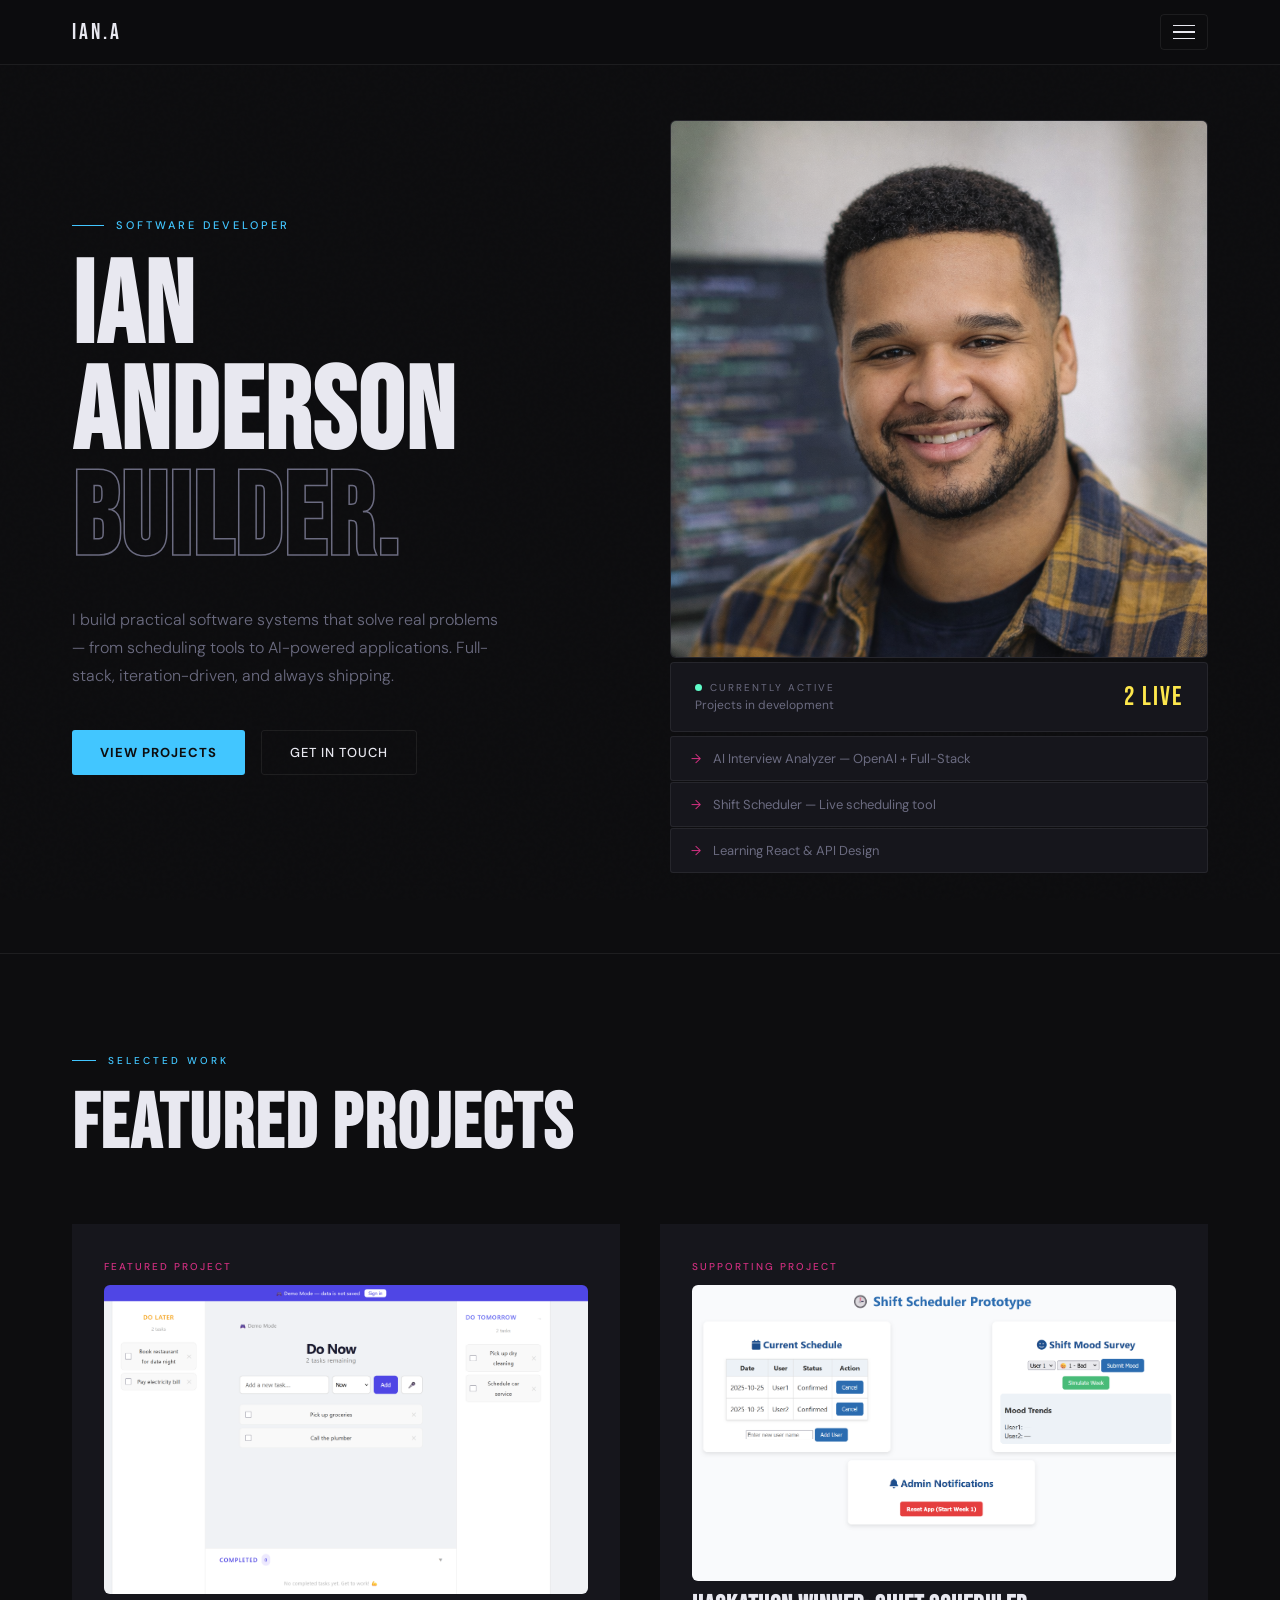
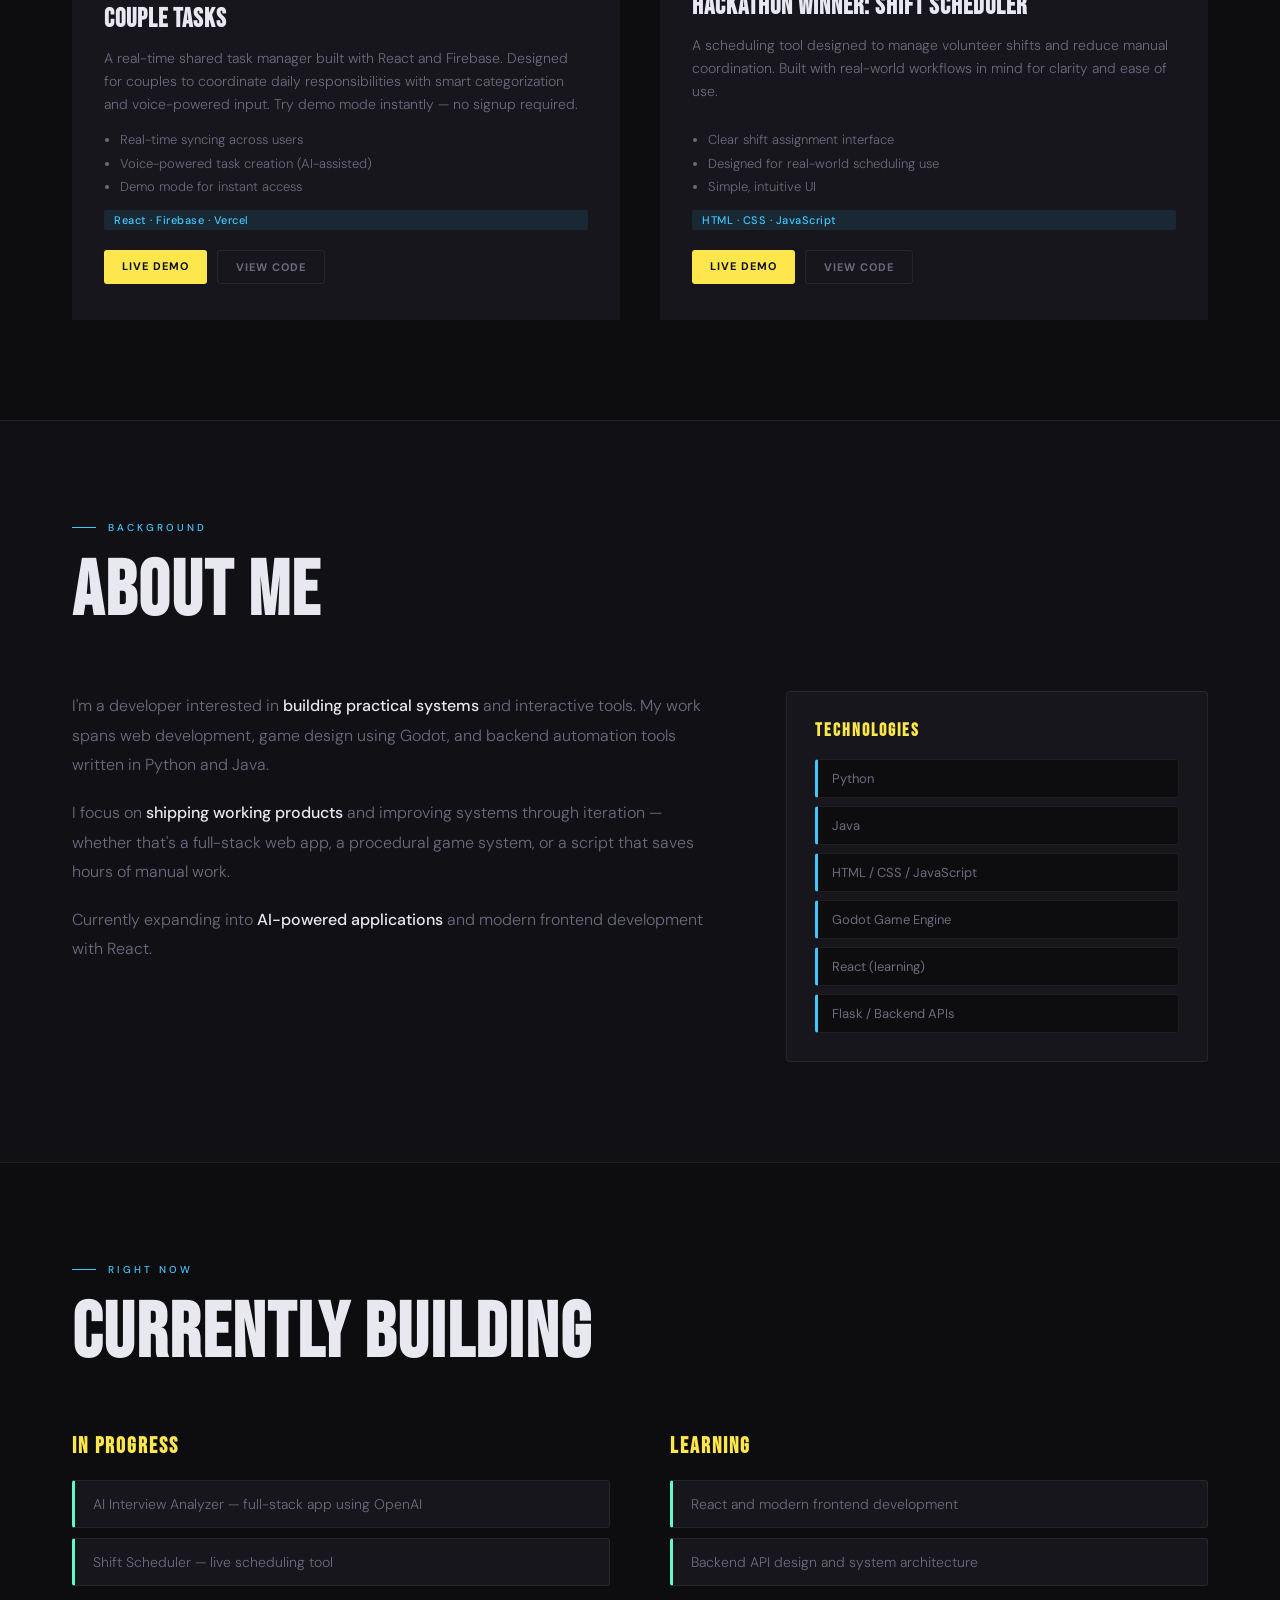
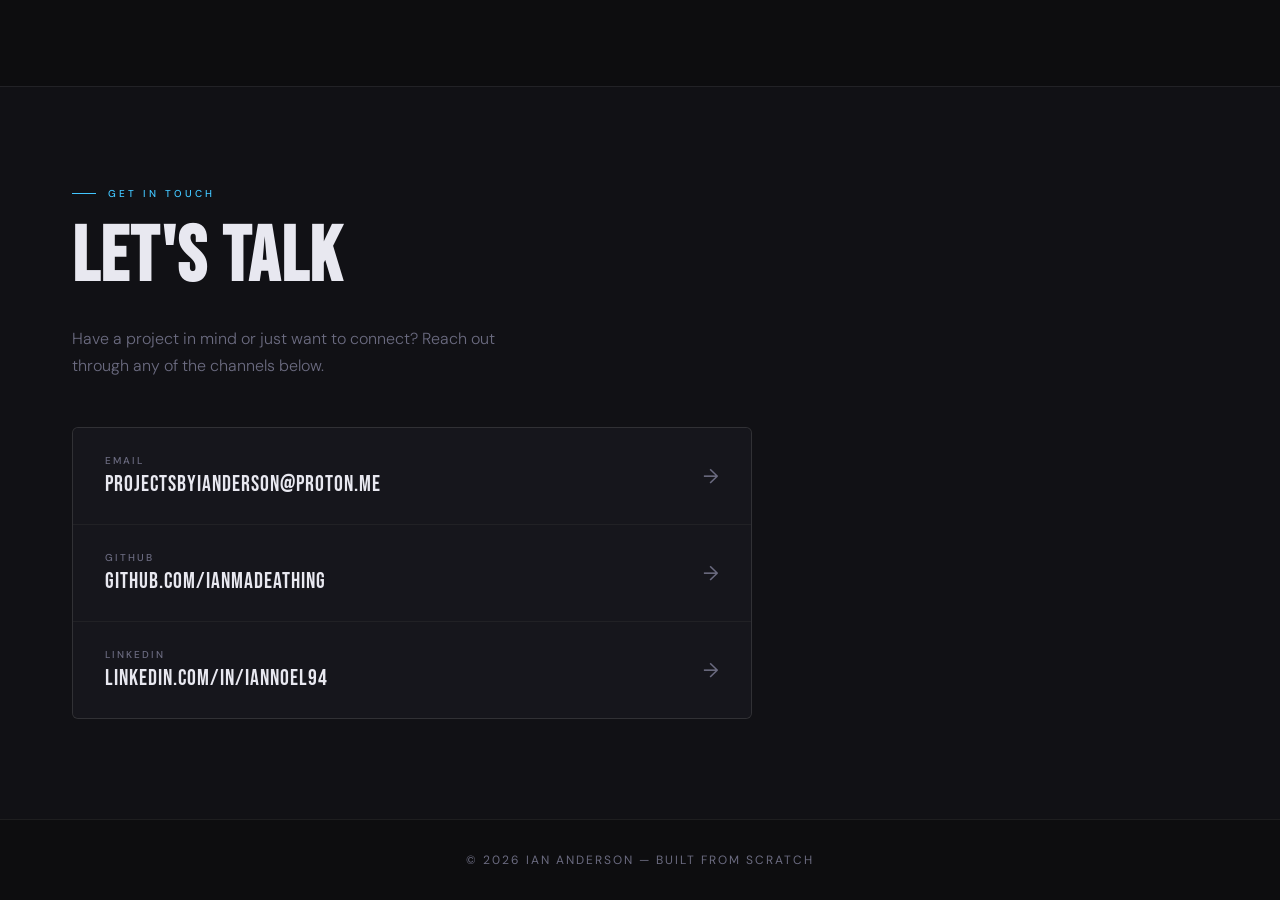
<file: index.html>
<!DOCTYPE html>
<html lang="en">
<head>
  <meta charset="UTF-8">
  <meta name="viewport" content="width=device-width, initial-scale=1.0">
  <title>Ian Anderson | Developer</title>
  <link href="https://fonts.googleapis.com/css2?family=Bebas+Neue&family=DM+Sans:ital,wght@0,300;0,400;0,500;1,300&display=swap" rel="stylesheet">
  <style>
    :root {
      --primary: #42C6FF;
      --highlight: #FDE74C;
      --secondary: #5FFCC8;
      --accent: #CF2F7F;
      --dark: #4B4A60;
      --bg: #0d0d0f;
      --bg2: #111115;
      --surface: #16161c;
      --border: rgba(255,255,255,0.07);
      --text: #e8e8f0;
      --muted: #6b6b80;
    }

    *, *::before, *::after { box-sizing: border-box; margin: 0; padding: 0; }
    html { scroll-behavior: smooth; }

    body {
      font-family: 'DM Sans', sans-serif;
      background: var(--bg);
      color: var(--text);
      min-height: 100vh;
      overflow-x: hidden;
    }

    body::before {
      content: '';
      position: fixed;
      inset: 0;
      background-image: url("data:image/svg+xml,%3Csvg viewBox='0 0 256 256' xmlns='http://www.w3.org/2000/svg'%3E%3Cfilter id='n'%3E%3CfeTurbulence type='fractalNoise' baseFrequency='0.9' numOctaves='4' stitchTiles='stitch'/%3E%3C/filter%3E%3Crect width='100%25' height='100%25' filter='url(%23n)' opacity='0.03'/%3E%3C/svg%3E");
      pointer-events: none;
      z-index: 0;
      opacity: 0.4;
    }

    /* ── NAV ── */
    header {
      position: fixed;
      top: 0;
      width: 100%;
      z-index: 200;
      border-bottom: 1px solid var(--border);
      background: rgba(13,13,15,0.9);
      backdrop-filter: blur(14px);
    }

    .navbar {
      display: flex;
      justify-content: space-between;
      align-items: center;
      max-width: 1200px;
      margin: auto;
      padding: 0 32px;
      height: 64px;
    }

    .logo {
      font-family: 'Bebas Neue', sans-serif;
      font-size: 22px;
      letter-spacing: 3px;
      color: var(--text);
      text-decoration: none;
    }

    .menu-btn {
      background: none;
      border: 1px solid var(--border);
      cursor: pointer;
      padding: 10px 12px;
      border-radius: 4px;
      display: flex;
      flex-direction: column;
      gap: 5px;
      transition: border-color 0.2s;
      z-index: 300;
      position: relative;
    }

    .menu-btn:hover { border-color: var(--primary); }

    .menu-btn span {
      display: block;
      width: 22px;
      height: 1.5px;
      background: var(--text);
      transition: transform 0.3s ease, opacity 0.3s ease, background 0.2s;
      transform-origin: center;
    }

    .menu-btn.open span:nth-child(1) { transform: translateY(6.5px) rotate(45deg); background: var(--primary); }
    .menu-btn.open span:nth-child(2) { opacity: 0; }
    .menu-btn.open span:nth-child(3) { transform: translateY(-6.5px) rotate(-45deg); background: var(--primary); }

    .nav-overlay {
      position: fixed;
      inset: 0;
      background: rgba(13,13,15,0.97);
      backdrop-filter: blur(20px);
      z-index: 150;
      display: flex;
      align-items: center;
      justify-content: center;
      opacity: 0;
      pointer-events: none;
      transition: opacity 0.35s ease;
    }

    .nav-overlay.open { opacity: 1; pointer-events: all; }

    .nav-menu {
      display: flex;
      flex-direction: column;
      align-items: center;
      gap: 4px;
      list-style: none;
    }

    .nav-menu li { overflow: hidden; }

    .nav-menu a {
      display: block;
      font-family: 'Bebas Neue', sans-serif;
      font-size: clamp(52px, 9vw, 90px);
      letter-spacing: 4px;
      color: var(--muted);
      text-decoration: none;
      transition: color 0.2s, transform 0.2s;
      transform: translateY(110%);
      opacity: 0;
      line-height: 1.05;
    }

    .nav-overlay.open .nav-menu a {
      transform: translateY(0);
      opacity: 1;
      transition: color 0.2s, transform 0.5s cubic-bezier(0.16,1,0.3,1), opacity 0.5s ease;
    }

    .nav-overlay.open .nav-menu li:nth-child(1) a { transition-delay: 0.05s; }
    .nav-overlay.open .nav-menu li:nth-child(2) a { transition-delay: 0.1s; }
    .nav-overlay.open .nav-menu li:nth-child(3) a { transition-delay: 0.15s; }
    .nav-overlay.open .nav-menu li:nth-child(4) a { transition-delay: 0.2s; }

    .nav-menu a:hover { color: var(--text); transform: translateX(10px); }

    .nav-menu a .nav-num {
      color: var(--accent);
      font-size: 0.42em;
      vertical-align: super;
      margin-right: 6px;
      font-family: 'DM Sans', sans-serif;
      letter-spacing: 1px;
    }

    .nav-overlay-footer {
      position: absolute;
      bottom: 40px;
      font-size: 11px;
      letter-spacing: 3px;
      text-transform: uppercase;
      color: var(--muted);
    }

    /* ── HERO ── */
    #home {
      min-height: 100vh;
      display: grid;
      grid-template-columns: 1fr 1fr;
      align-items: center;
      max-width: 1200px;
      margin: auto;
      padding: 120px 32px 80px;
      gap: 60px;
      position: relative;
      z-index: 1;
    }

    .hero-left { position: relative; }

    .hero-eyebrow {
      font-size: 11px;
      letter-spacing: 3px;
      text-transform: uppercase;
      color: var(--primary);
      font-weight: 500;
      margin-bottom: 24px;
      display: flex;
      align-items: center;
      gap: 12px;
    }

    .hero-eyebrow::before { content: ''; display: block; width: 32px; height: 1px; background: var(--primary); }

    #home h1 {
      font-family: 'Bebas Neue', sans-serif;
      font-size: clamp(72px, 9vw, 130px);
      line-height: 0.92;
      letter-spacing: 2px;
      color: var(--text);
    }

    #home h1 .name-line { display: block; }
    #home h1 .role-line { display: block; color: transparent; -webkit-text-stroke: 1.5px var(--muted); }

    .hero-desc {
      margin-top: 32px;
      font-size: 16px;
      line-height: 1.75;
      color: var(--muted);
      max-width: 440px;
      font-weight: 300;
    }

    .hero-actions { display: flex; gap: 16px; margin-top: 40px; flex-wrap: wrap; }

    .btn-primary {
      display: inline-block;
      padding: 14px 28px;
      background: var(--primary);
      color: #0d0d0f;
      text-decoration: none;
      font-weight: 700;
      font-size: 13px;
      letter-spacing: 1px;
      text-transform: uppercase;
      border-radius: 3px;
      transition: background 0.2s, transform 0.2s;
      cursor: pointer;
    }

    .btn-primary:hover { background: var(--secondary); transform: translateY(-2px); }

    .btn-ghost {
      display: inline-block;
      padding: 13px 28px;
      border: 1px solid var(--border);
      color: var(--text);
      text-decoration: none;
      font-weight: 500;
      font-size: 13px;
      letter-spacing: 1px;
      text-transform: uppercase;
      border-radius: 3px;
      transition: border-color 0.2s, color 0.2s;
      cursor: pointer;
    }

    .btn-ghost:hover { border-color: var(--primary); color: var(--primary); }

    .hero-right { display: flex; flex-direction: column; gap: 2px; }

    .photo-block {
      background: var(--surface);
      border: 1px solid var(--border);
      border-radius: 6px;
      overflow: hidden;
      margin-bottom: 2px;
      aspect-ratio: 1/1;
      position: relative;
    }

    .photo-placeholder {
      width: 100%;
      height: 100%;
      display: flex;
      flex-direction: column;
      align-items: center;
      justify-content: center;
      gap: 14px;
      background: linear-gradient(135deg, #16161c 0%, #1a1a24 100%);
      color: var(--muted);
      position: absolute;
      inset: 0;
    }

    .photo-placeholder svg { opacity: 0.25; }
    .photo-placeholder p { font-size: 11px; letter-spacing: 2px; text-transform: uppercase; opacity: 0.35; }

    .photo-block img {
      width: 100%;
      height: 100%;
      object-fit: cover;
      object-position: top center;
      display: block;
    }

    .hero-stat-block {
      background: var(--surface);
      border: 1px solid var(--border);
      border-radius: 4px;
      padding: 18px 24px;
      margin-bottom: 2px;
      display: flex;
      justify-content: space-between;
      align-items: center;
    }

    .hero-stat-label { font-size: 10px; letter-spacing: 2px; text-transform: uppercase; color: var(--muted); }

    .hero-stat-value {
      font-family: 'Bebas Neue', sans-serif;
      font-size: 26px;
      letter-spacing: 2px;
      color: var(--highlight);
    }

    .status-dot {
      display: inline-block;
      width: 7px;
      height: 7px;
      border-radius: 50%;
      background: var(--secondary);
      margin-right: 8px;
      animation: pulse 2s infinite;
    }

    @keyframes pulse { 0%, 100% { opacity: 1; } 50% { opacity: 0.3; } }

    .hero-building-list { list-style: none; display: flex; flex-direction: column; gap: 1px; }

    .hero-building-list li {
      background: var(--surface);
      border: 1px solid var(--border);
      padding: 13px 20px;
      font-size: 13px;
      color: var(--muted);
      display: flex;
      align-items: center;
      gap: 12px;
      transition: background 0.2s, color 0.2s;
      border-radius: 3px;
    }

    .hero-building-list li:hover { background: #1e1e26; color: var(--text); }
    .hero-building-list li::before { content: '→'; color: var(--accent); flex-shrink: 0; }

    /* ── SECTIONS ── */
    .section-wrap {
      max-width: 1200px;
      margin: auto;
      padding: 100px 32px;
      position: relative;
      z-index: 1;
    }

    .section-label {
      font-size: 10px;
      letter-spacing: 3px;
      text-transform: uppercase;
      color: var(--primary);
      font-weight: 500;
      display: flex;
      align-items: center;
      gap: 12px;
      margin-bottom: 20px;
    }

    .section-label::before { content: ''; display: block; width: 24px; height: 1px; background: var(--primary); }

    .section-title {
      font-family: 'Bebas Neue', sans-serif;
      font-size: clamp(48px, 6vw, 80px);
      letter-spacing: 2px;
      color: var(--text);
      line-height: 1;
      margin-bottom: 60px;
    }

    /* ── PROJECTS ── */
    #projects { border-top: 1px solid var(--border); }

   .project-grid {
  display: grid;
  grid-template-columns: 1fr 1fr;
  gap: 40px;
}

@media (max-width: 900px) {
  .project-grid {
    grid-template-columns: 1fr;
  }
}

    .project-card {
      background: var(--surface);
      padding: 36px 32px;
      display: flex;
      flex-direction: column;
      gap: 12px;
      transition: background 0.25s;
    }

    .project-card:hover { background: #1c1c24; }

    .project-card-tag { font-size: 10px; letter-spacing: 2px; text-transform: uppercase; color: var(--accent); font-weight: 500; }

    .project-card h3 { font-family: 'Bebas Neue', sans-serif; font-size: 26px; letter-spacing: 1px; color: var(--text); line-height: 1.1; }

    .project-card p { font-size: 14px; line-height: 1.65; color: var(--muted); font-weight: 300; flex: 1; }

    .project-card ul { padding-left: 16px; font-size: 13px; color: var(--muted); line-height: 1.8; font-weight: 300; }

    .tech-tag {
      display: inline-block;
      font-size: 11px;
      padding: 3px 10px;
      background: rgba(66,198,255,0.1);
      color: var(--primary);
      border-radius: 2px;
      font-weight: 500;
      letter-spacing: 0.5px;
    }

    .card-actions { display: flex; gap: 10px; margin-top: 8px; flex-wrap: wrap; }

    .card-btn { display: inline-block; padding: 9px 18px; font-size: 11px; font-weight: 700; letter-spacing: 1px; text-transform: uppercase; text-decoration: none; border-radius: 3px; transition: all 0.2s; }
    .card-btn-solid { background: var(--highlight); color: #0d0d0f; }
    .card-btn-solid:hover { background: var(--primary); }
    .card-btn-outline { border: 1px solid var(--border); color: var(--muted); }
    .card-btn-outline:hover { border-color: var(--primary); color: var(--primary); }

    /* ── ABOUT ── */
    #about { border-top: 1px solid var(--border); background: var(--bg2); }

    .about-grid { display: grid; grid-template-columns: 1.2fr 0.8fr; gap: 80px; align-items: start; }

    .about-bio p { font-size: 16px; line-height: 1.85; color: var(--muted); font-weight: 300; margin-bottom: 18px; }
    .about-bio p strong { color: var(--text); font-weight: 500; }

    .sidebar-block { background: var(--surface); border: 1px solid var(--border); padding: 28px; border-radius: 4px; }

    .sidebar-block h3 { font-family: 'Bebas Neue', sans-serif; font-size: 18px; letter-spacing: 2px; color: var(--highlight); margin-bottom: 18px; }

    .tech-list { list-style: none; display: flex; flex-direction: column; gap: 8px; }

    .tech-list li { font-size: 13px; color: var(--muted); padding: 10px 14px; background: var(--bg); border: 1px solid var(--border); border-left: 3px solid var(--primary); border-radius: 3px; transition: color 0.2s; }
    .tech-list li:hover { color: var(--text); }

    /* ── BUILDING ── */
    #building { border-top: 1px solid var(--border); }

    .current-grid { display: grid; grid-template-columns: 1fr 1fr; gap: 60px; }

    .current-col h3 { font-family: 'Bebas Neue', sans-serif; font-size: 22px; letter-spacing: 2px; color: var(--highlight); margin-bottom: 20px; }

    .current-col ul { list-style: none; display: flex; flex-direction: column; gap: 10px; }

    .current-col ul li { font-size: 14px; color: var(--muted); padding: 14px 18px; background: var(--surface); border: 1px solid var(--border); border-left: 3px solid var(--secondary); border-radius: 3px; font-weight: 300; }

    /* ── CONTACT ── */
    #contact { border-top: 1px solid var(--border); background: var(--bg2); }

    .contact-sub { font-size: 16px; color: var(--muted); font-weight: 300; line-height: 1.7; max-width: 480px; margin-bottom: 48px; margin-top: -32px; }

    .contact-links { display: flex; flex-direction: column; gap: 1px; background: var(--border); border: 1px solid var(--border); border-radius: 6px; overflow: hidden; max-width: 680px; }

    .contact-row { background: var(--surface); padding: 26px 32px; display: flex; justify-content: space-between; align-items: center; text-decoration: none; color: inherit; transition: background 0.25s; }
    .contact-row:hover { background: #1c1c24; }

    .contact-row-left { display: flex; flex-direction: column; gap: 4px; }
    .contact-platform { font-size: 10px; letter-spacing: 2px; text-transform: uppercase; color: var(--muted); font-weight: 500; }
    .contact-value { font-family: 'Bebas Neue', sans-serif; font-size: 22px; letter-spacing: 1px; color: var(--text); }
    .contact-arrow { font-size: 20px; color: var(--muted); transition: color 0.2s, transform 0.2s; }
    .contact-row:hover .contact-arrow { color: var(--primary); transform: translateX(4px); }

    /* ── FOOTER ── */
    footer { border-top: 1px solid var(--border); padding: 32px; text-align: center; font-size: 12px; letter-spacing: 2px; text-transform: uppercase; color: var(--muted); position: relative; z-index: 1; }

    /* ── SCROLL REVEAL ── */
    .reveal { opacity: 0; transform: translateY(24px); transition: opacity 0.65s ease, transform 0.65s ease; }
    .reveal.visible { opacity: 1; transform: translateY(0); }

    /* ── HERO FADE-UPS ── */
    .fade-up { opacity: 0; transform: translateY(30px); animation: fadeUp 0.7s ease forwards; }
    @keyframes fadeUp { to { opacity: 1; transform: translateY(0); } }
    .delay-1 { animation-delay: 0.1s; }
    .delay-2 { animation-delay: 0.25s; }
    .delay-3 { animation-delay: 0.4s; }

    /* ── RESPONSIVE ── */
    @media (max-width: 768px) {
      #home { grid-template-columns: 1fr; min-height: auto; padding-top: 90px; gap: 40px; }
      .about-grid { grid-template-columns: 1fr; gap: 40px; }
      .current-grid { grid-template-columns: 1fr; gap: 32px; }
      .navbar { padding: 0 20px; }
      .section-wrap { padding: 60px 20px; }
      .nav-menu a { font-size: clamp(40px, 10vw, 68px); }
    }
    .project-card img {
  transition: transform 0.4s ease;
  width: 100%;
  display: block;
}

.project-card:hover img {
  transform: scale(1.05);
}

/* ensures zoom stays inside card */
.project-img-wrapper {
  overflow: hidden;
  border-radius: 6px;
}
  </style>
</head>
<body>

<!-- ── FULLSCREEN NAV OVERLAY ── -->
<div class="nav-overlay" id="navOverlay">
  <ul class="nav-menu">
    <li><a href="#home" class="scroll-link"><span class="nav-num">01</span>Home</a></li>
    <li><a href="#projects" class="scroll-link"><span class="nav-num">02</span>Projects</a></li>
    <li><a href="#about" class="scroll-link"><span class="nav-num">03</span>About</a></li>
    <li><a href="#contact" class="scroll-link"><span class="nav-num">04</span>Contact</a></li>
  </ul>
  <p class="nav-overlay-footer">Ian Anderson · Developer · 2026</p>
</div>

<!-- ── HEADER ── -->
<header>
  <nav class="navbar">
    <a href="#home" class="logo scroll-link">Ian.A</a>
    <button class="menu-btn" id="menuBtn" aria-label="Toggle menu">
      <span></span><span></span><span></span>
    </button>
  </nav>
</header>

<!-- ── HERO ── -->
<section id="home">
  <div class="hero-left">
    <p class="hero-eyebrow fade-up">Software Developer</p>
    <h1 class="fade-up delay-1">
      <span class="name-line">Ian</span>
      <span class="name-line">Anderson</span>
      <span class="role-line">Builder.</span>
    </h1>
    <p class="hero-desc fade-up delay-2">
      I build practical software systems that solve real problems — from scheduling tools to AI-powered applications. Full-stack, iteration-driven, and always shipping.
    </p>
    <div class="hero-actions fade-up delay-3">
      <a href="#projects" class="btn-primary scroll-link">View Projects</a>
      <a href="#contact" class="btn-ghost scroll-link">Get In Touch</a>
    </div>
  </div>

  <div class="hero-right fade-up delay-2">

    <!-- PHOTO: replace .photo-placeholder div with <img src="your-photo.jpg" alt="Ian Anderson"> when ready -->
    <div class="photo-block">
      <img src="me.png" alt="Ian Anderson">
    </div>

    <div class="hero-stat-block">
      <div>
        <p class="hero-stat-label"><span class="status-dot"></span>Currently Active</p>
        <p style="font-size:12px;color:var(--muted);margin-top:3px;">Projects in development</p>
      </div>
      <p class="hero-stat-value">2 Live</p>
    </div>

    <ul class="hero-building-list">
      <li>AI Interview Analyzer — OpenAI + Full-Stack</li>
      <li>Shift Scheduler — Live scheduling tool</li>
      <li>Learning React & API Design</li>
    </ul>
  </div>
</section>

<!-- ── PROJECTS ── -->
<section id="projects">
  <div class="section-wrap reveal">
    <p class="section-label">Selected Work</p>
    <h2 class="section-title">Featured Projects</h2>
    <div class="project-grid">

  <!-- COUPLE TASKS -->
  <div class="project-card">
    <span class="project-card-tag">Featured Project</span>

    <div class="project-img-wrapper">
      <img src="app-screenshot.png" alt="Couple Tasks Screenshot">
    </div>

    <h3>Couple Tasks</h3>

    <p>
      A real-time shared task manager built with React and Firebase. Designed for couples to coordinate daily responsibilities with smart categorization and voice-powered input. Try demo mode instantly — no signup required.
    </p>

    <ul>
      <li>Real-time syncing across users</li>
      <li>Voice-powered task creation (AI-assisted)</li>
      <li>Demo mode for instant access</li>
    </ul>

    <span class="tech-tag">React · Firebase · Vercel</span>

    <div class="card-actions">
      <a href="https://couple-tasks-c25jm56wy-ianmadeathings-projects.vercel.app/"
         target="_blank"
         class="card-btn card-btn-solid">
         Live Demo
      </a>

      <a href="https://github.com/ianmadeathing/couple-tasks"
         target="_blank"
         class="card-btn card-btn-outline">
         View Code
      </a>
    </div>
  </div>

  <!-- SHIFT SCHEDULER -->
  <div class="project-card">
    <span class="project-card-tag">Supporting Project</span>

    <div class="project-img-wrapper">
      <img src="app-screenshot-2.png" alt="Shift Scheduler Screenshot">
    </div>

    <h3>Hackathon Winner: Shift Scheduler</h3>

    <p>
      A scheduling tool designed to manage volunteer shifts and reduce manual coordination. Built with real-world workflows in mind for clarity and ease of use.
    </p>

    <ul>
      <li>Clear shift assignment interface</li>
      <li>Designed for real-world scheduling use</li>
      <li>Simple, intuitive UI</li>
    </ul>

    <span class="tech-tag">HTML · CSS · JavaScript</span>

    <div class="card-actions">
      <a href="https://bbvgta.github.io/shift-scheduler-demo/index.html"
         target="_blank"
         class="card-btn card-btn-solid">
         Live Demo
      </a>

      <a href="https://github.com/ianmadeathing"
         target="_blank"
         class="card-btn card-btn-outline">
         View Code
      </a>
    </div>
  </div>

</div>
</section>

<!-- ── ABOUT ── -->
<section id="about">
  <div class="section-wrap reveal">
    <p class="section-label">Background</p>
    <h2 class="section-title">About Me</h2>
    <div class="about-grid">
      <div class="about-bio">
        <p>I'm a developer interested in <strong>building practical systems</strong> and interactive tools. My work spans web development, game design using Godot, and backend automation tools written in Python and Java.</p>
        <p>I focus on <strong>shipping working products</strong> and improving systems through iteration — whether that's a full-stack web app, a procedural game system, or a script that saves hours of manual work.</p>
        <p>Currently expanding into <strong>AI-powered applications</strong> and modern frontend development with React.</p>
      </div>
      <div>
        <div class="sidebar-block">
          <h3>Technologies</h3>
          <ul class="tech-list">
            <li>Python</li>
            <li>Java</li>
            <li>HTML / CSS / JavaScript</li>
            <li>Godot Game Engine</li>
            <li>React (learning)</li>
            <li>Flask / Backend APIs</li>
          </ul>
        </div>
      </div>
    </div>
  </div>
</section>

<!-- ── CURRENTLY BUILDING ── -->
<section id="building">
  <div class="section-wrap reveal">
    <p class="section-label">Right Now</p>
    <h2 class="section-title">Currently Building</h2>
    <div class="current-grid">
      <div class="current-col">
        <h3>In Progress</h3>
        <ul>
          <li>AI Interview Analyzer — full-stack app using OpenAI</li>
          <li>Shift Scheduler — live scheduling tool</li>
        </ul>
      </div>
      <div class="current-col">
        <h3>Learning</h3>
        <ul>
          <li>React and modern frontend development</li>
          <li>Backend API design and system architecture</li>
        </ul>
      </div>
    </div>
  </div>
</section>

<!-- ── CONTACT ── -->
<section id="contact">
  <div class="section-wrap reveal">
    <p class="section-label">Get In Touch</p>
    <h2 class="section-title">Let's Talk</h2>
    <p class="contact-sub">Have a project in mind or just want to connect? Reach out through any of the channels below.</p>
    <div class="contact-links">
      <a href="mailto:projectsbyianderson@proton.me" class="contact-row">
        <div class="contact-row-left">
          <span class="contact-platform">Email</span>
          <span class="contact-value">projectsbyianderson@proton.me</span>
        </div>
        <span class="contact-arrow">→</span>
      </a>
      <a href="https://github.com/ianmadeathing" target="_blank" class="contact-row">
        <div class="contact-row-left">
          <span class="contact-platform">GitHub</span>
          <span class="contact-value">github.com/ianmadeathing</span>
        </div>
        <span class="contact-arrow">→</span>
      </a>
      <a href="https://www.linkedin.com/in/iannoel94/" target="_blank" class="contact-row">
        <div class="contact-row-left">
          <span class="contact-platform">LinkedIn</span>
          <span class="contact-value">linkedin.com/in/iannoel94</span>
        </div>
        <span class="contact-arrow">→</span>
      </a>
    </div>
  </div>
</section>

<footer>
  <p>© 2026 Ian Anderson — Built from scratch</p>
</footer>

<script>
  const menuBtn = document.getElementById('menuBtn');
  const navOverlay = document.getElementById('navOverlay');

  menuBtn.addEventListener('click', () => {
    const isOpen = navOverlay.classList.toggle('open');
    menuBtn.classList.toggle('open', isOpen);
    document.body.style.overflow = isOpen ? 'hidden' : '';
  });

  document.querySelectorAll('.scroll-link').forEach(link => {
    link.addEventListener('click', e => {
      const href = link.getAttribute('href');
      if (href && href.startsWith('#')) {
        e.preventDefault();
        const target = document.querySelector(href);
        if (!target) return;
        navOverlay.classList.remove('open');
        menuBtn.classList.remove('open');
        document.body.style.overflow = '';
        setTimeout(() => target.scrollIntoView({ behavior: 'smooth' }), 300);
      }
    });
  });

  const ro = new IntersectionObserver(entries => {
    entries.forEach(e => {
      if (e.isIntersecting) { e.target.classList.add('visible'); ro.unobserve(e.target); }
    });
  }, { threshold: 0.08 });

  document.querySelectorAll('.reveal').forEach(el => ro.observe(el));
</script>

</body>
</html>
</file>
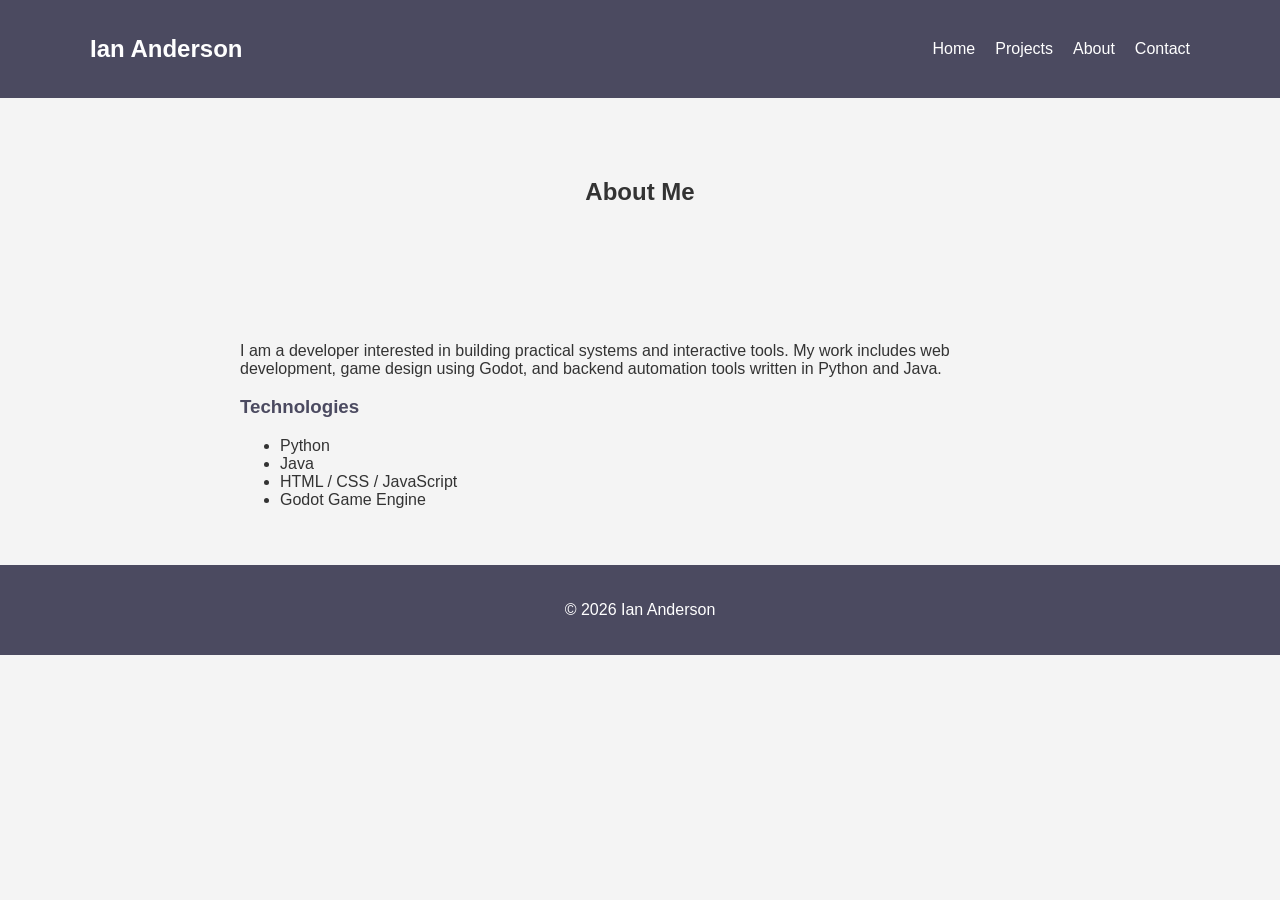
<file: about.html>
<!DOCTYPE html>
<html lang="en">

<head>

<meta charset="UTF-8">
<meta name="viewport" content="width=device-width, initial-scale=1.0">

<title>About | Ian Anderson</title>

<link rel="stylesheet" href="css/styles.css">

</head>

<body>

<header>

<nav class="navbar">

<h1 class="logo">Ian Anderson</h1>

<ul class="nav-links">

<li><a href="index.html">Home</a></li>
<li><a href="projects.html">Projects</a></li>
<li><a href="about.html">About</a></li>
<li><a href="contact.html">Contact</a></li>

</ul>

</nav>

</header>


<section class="page-header">

<h1>About Me</h1>

</section>


<section class="about">

<p>

I am a developer interested in building practical systems and interactive tools.
My work includes web development, game design using Godot, and backend
automation tools written in Python and Java.

</p>


<h3>Technologies</h3>

<ul>

<li>Python</li>
<li>Java</li>
<li>HTML / CSS / JavaScript</li>
<li>Godot Game Engine</li>

</ul>

</section>


<footer>

<p>© 2026 Ian Anderson</p>

</footer>

</body>

</html>
</file>
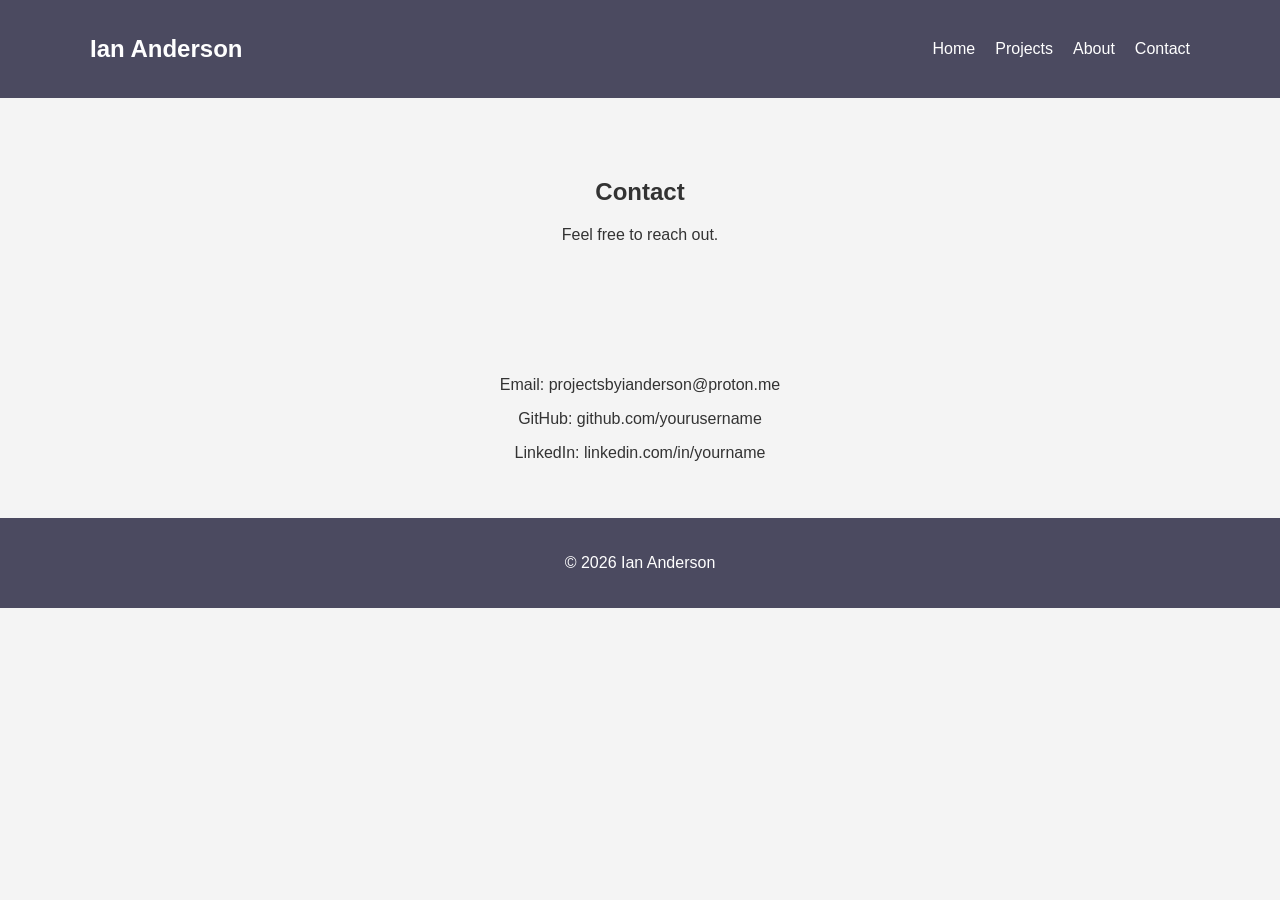
<file: contact.html>
<!DOCTYPE html>
<html lang="en">

<head>

<meta charset="UTF-8">
<meta name="viewport" content="width=device-width, initial-scale=1.0">

<title>Contact | Ian Anderson</title>

<link rel="stylesheet" href="css/styles.css">

</head>

<body>

<header>

<nav class="navbar">

<h1 class="logo">Ian Anderson</h1>

<ul class="nav-links">

<li><a href="index.html">Home</a></li>
<li><a href="projects.html">Projects</a></li>
<li><a href="about.html">About</a></li>
<li><a href="contact.html">Contact</a></li>

</ul>

</nav>

</header>


<section class="page-header">

<h1>Contact</h1>

<p>Feel free to reach out.</p>

</section>


<section class="contact">

<p>Email: projectsbyianderson@proton.me</p>

<p>GitHub: github.com/yourusername</p>

<p>LinkedIn: linkedin.com/in/yourname</p>

</section>


<footer>

<p>© 2026 Ian Anderson</p>

</footer>

</body>

</html>
</file>
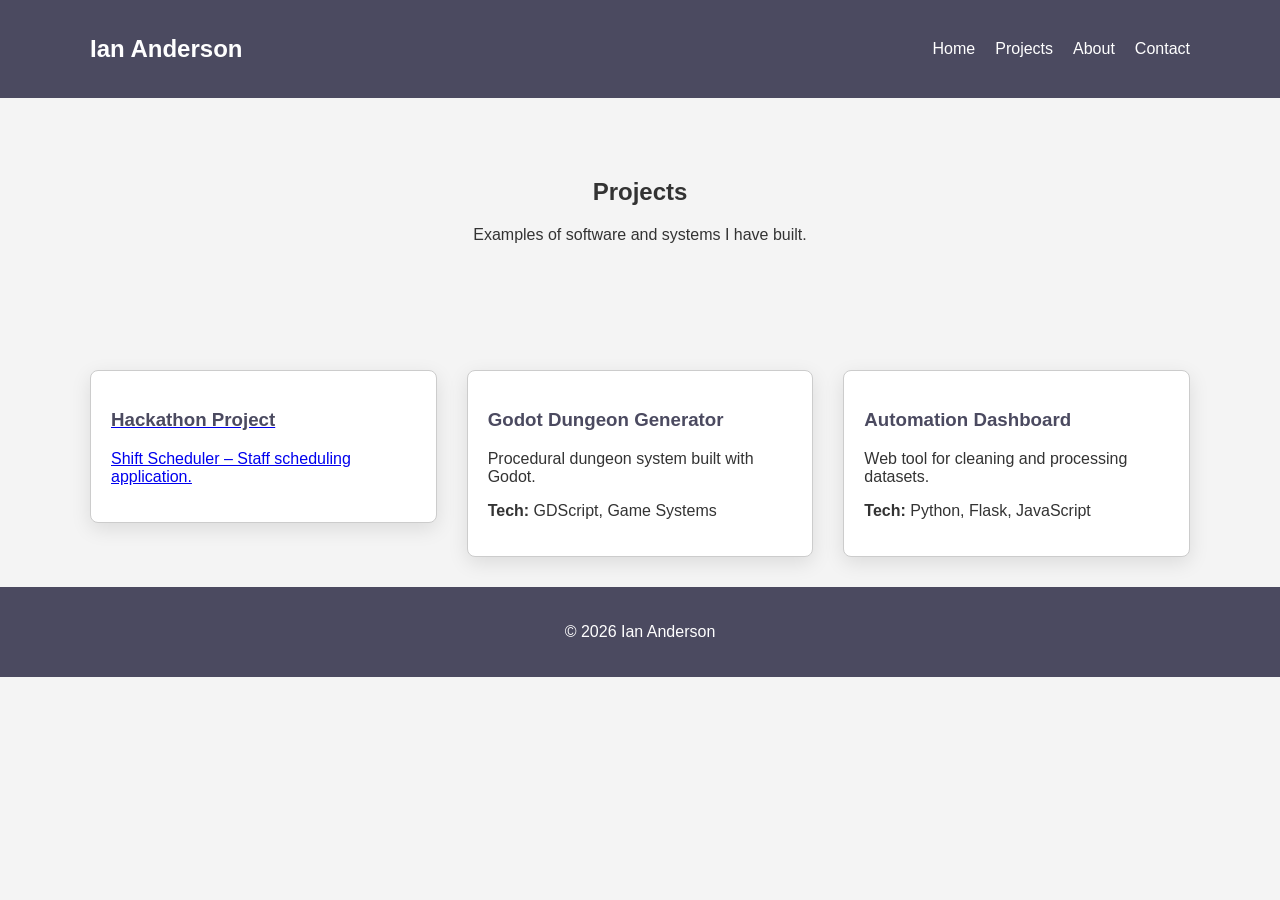
<file: projects.html>
<!DOCTYPE html>
<html lang="en">

<head>

<meta charset="UTF-8">
<meta name="viewport" content="width=device-width, initial-scale=1.0">

<title>Projects | Ian Anderson</title>

<link rel="stylesheet" href="css/styles.css">

</head>

<body>

<header>

<nav class="navbar">

<h1 class="logo">Ian Anderson</h1>

<ul class="nav-links">

<li><a href="index.html">Home</a></li>
<li><a href="projects.html">Projects</a></li>
<li><a href="about.html">About</a></li>
<li><a href="contact.html">Contact</a></li>

</ul>

</nav>

</header>


<section class="page-header">

<h1>Projects</h1>

<p>Examples of software and systems I have built.</p>

</section>


<section class="project-grid">


<a href="https://bbvgta.github.io/shift-scheduler-demo/index.html" target="_blank" class="project-link">
  <div class="project-card">
    <h3>Hackathon Project</h3>
    <p>Shift Scheduler – Staff scheduling application.</p>
  </div>
</a>

<div class="project-card">

<h3>Godot Dungeon Generator</h3>

<p>Procedural dungeon system built with Godot.</p>

<p><strong>Tech:</strong> GDScript, Game Systems</p>

</div>


<div class="project-card">

<h3>Automation Dashboard</h3>

<p>Web tool for cleaning and processing datasets.</p>

<p><strong>Tech:</strong> Python, Flask, JavaScript</p>

</div>


</section>


<footer>

<p>© 2026 Ian Anderson</p>

</footer>

</body>

</html>
</file>
<file: css/styles.css>
:root {

--primary: #42C6FF;
--highlight: #FDE74C;
--secondary: #5FFCC8;
--accent: #CF2F7F;
--dark: #4B4A60;

--background: #ffffff;
--card-bg: #ffffff;

}
.hero {

text-align: center;
padding: 100px 20px;
background: linear-gradient(135deg,#42C6FF,#5FFCC8);
background-size: cover;
color: #4B4A60;


}
@media (min-width: 768px) {
  .hero {
    flex-direction: row;
  }
}
body {

font-family: 'Inter', sans-serif;
margin: 0;
background: var(--background);
color: var(--dark);

}
section {
max-width: 1100px;
margin: auto;
}
body {

font-family: Arial, sans-serif;
margin: 0;
background: #f4f4f4;
color: #333;

}

header {

background: var(--dark);
color: white;
padding: 15px;

}
h2, h3 {

color: var(--dark);

}
.featured h2 {

color: #4B4A60;
font-size: 32px;
margin-bottom: 40px;

}
.navbar {

display: flex;
justify-content: space-between;
align-items: center;
max-width: 1100px;
margin: auto;

}

.nav-links {

list-style: none;
display: flex;
gap: 20px;

}

.nav-links a {

color: white;
text-decoration: none;
font-weight: 500;

}

.nav-links a:hover {

color: var(--highlight);

}

.hero {

text-align: center;
padding: 100px 20px;
background: white;

}

.hero h2 {

font-size: 40px;

}

.btn {

display: inline-block;
margin-top: 20px;
padding: 12px 24px;
background: var(--highlight);
color: var(--dark);
text-decoration: none;
border-radius: 6px;
font-weight: 600;
transition: all 0.2s;
box-shadow: 0 4px 10px rgba(0,0,0,0.15);

}

.btn:hover {

background: var(--accent);
color: white;

}

.featured {

padding: 80px 20px;
text-align: center;
background: #FDE74C;

}

.project-grid {

display: grid;
grid-template-columns: repeat(auto-fit, minmax(250px,1fr));
gap: 30px;
padding: 30px;

}

.project-card {

background: white;
padding: 25px;
border-radius: 10px;
box-shadow: 0 6px 20px rgba(0,0,0,0.1);
transition: transform 0.2s ease;
border-top: 6px solid #CF2F7F;

}

.project-card:hover {

transform: translateY(-8px);
box-shadow: 0 12px 30px rgba(0,0,0,0.15);

}

.page-header {

text-align: center;
padding: 60px 20px;

}

.about {

padding: 40px;
max-width: 800px;
margin: auto;

}

.contact {

text-align: center;
padding: 40px;

}

footer {

text-align: center;
padding: 20px;
background: var(--dark);
color: white;

}
.demo-button {
  display: inline-block;
  margin-top: 10px;
  padding: 10px 16px;
  background-color: #333;
  color: white;
  text-decoration: none;
  border-radius: 6px;
  font-weight: bold;
}

.demo-button:hover {
  background-color: #555;
}

.hero {
  text-align: center;
  margin-top: 40px;
}

.current-work {
  margin: 40px auto;
  max-width: 600px;
}

.project-card {
  border: 1px solid #ccc;
  padding: 20px;
  border-radius: 8px;
  margin-top: 20px;
}

.project-card ul {
  padding-left: 20px;
}

.demo-button,
.code-button {
  display: inline-block;
  margin-top: 10px;
  margin-right: 10px;
  padding: 8px 14px;
  background: black;
  color: white;
  text-decoration: none;
  border-radius: 6px;
}

.demo-button:hover,
.code-button:hover {
  background: #333;
}
</file>
